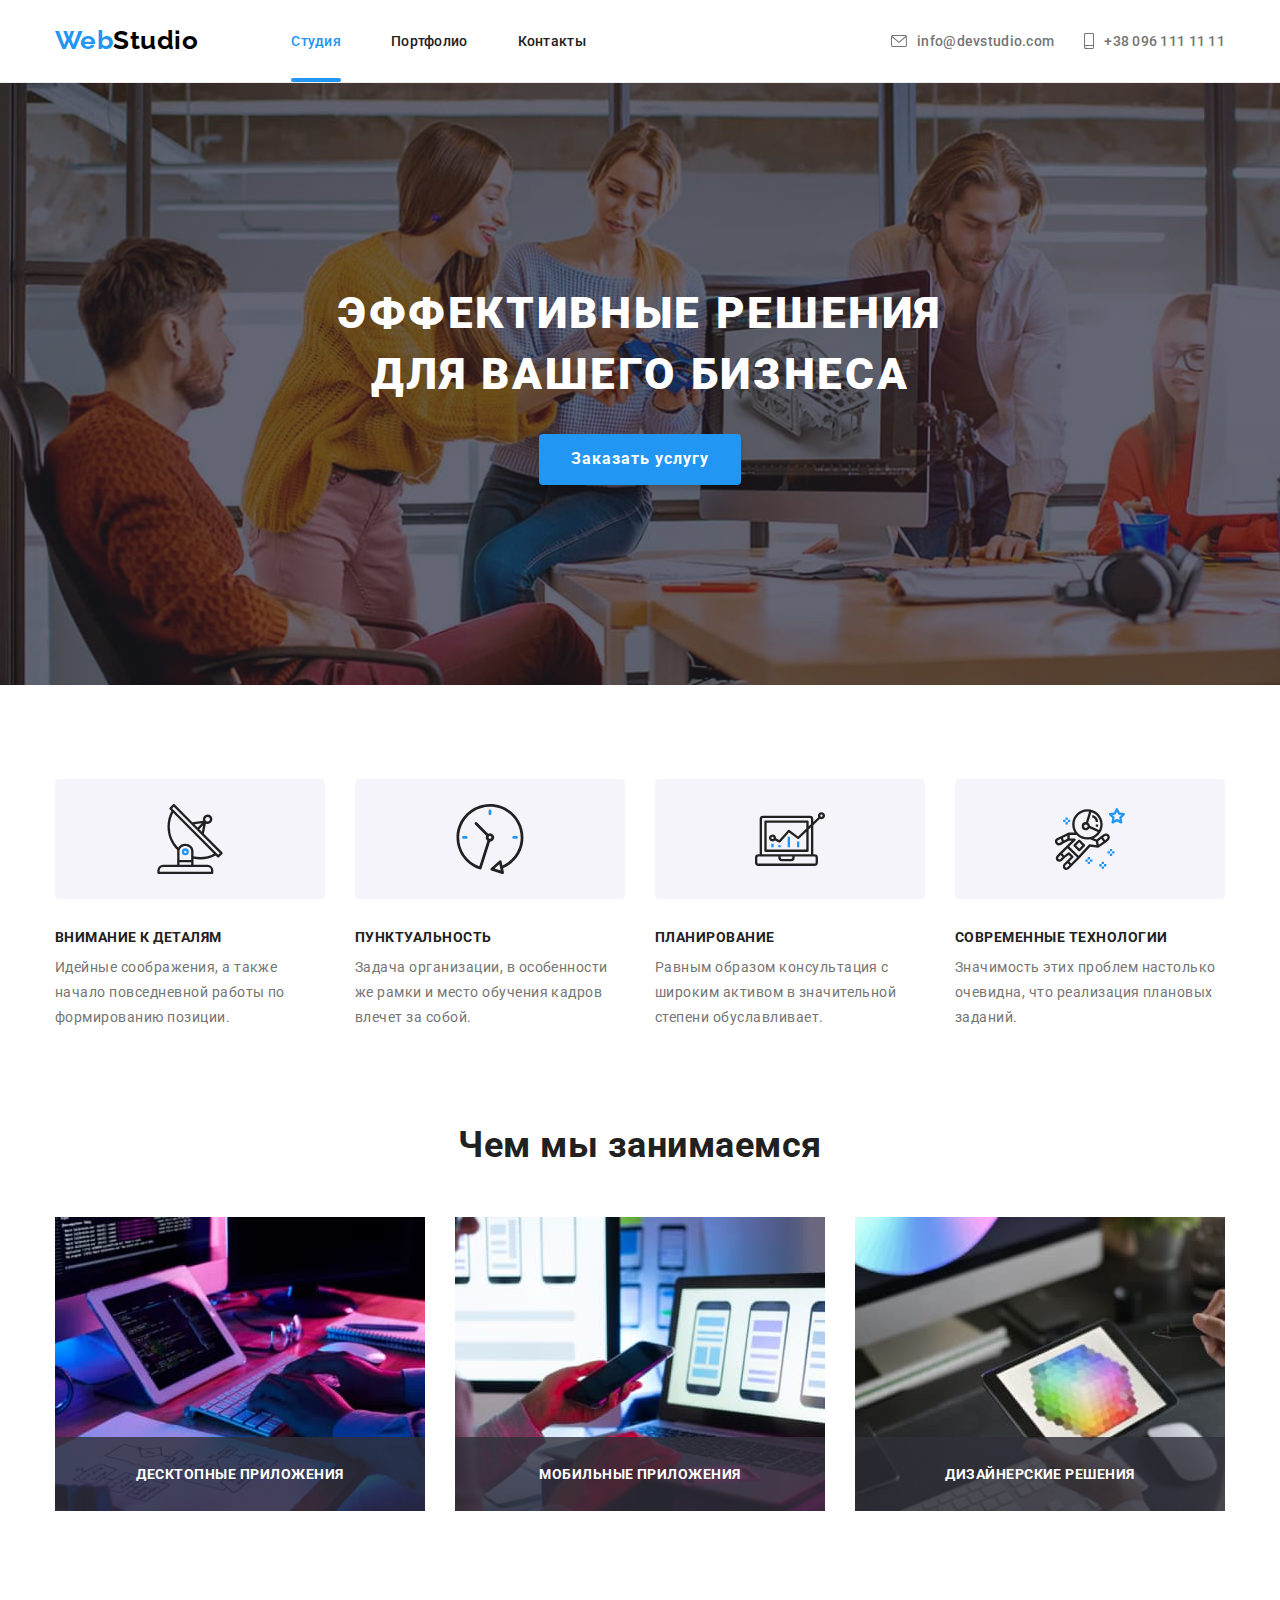
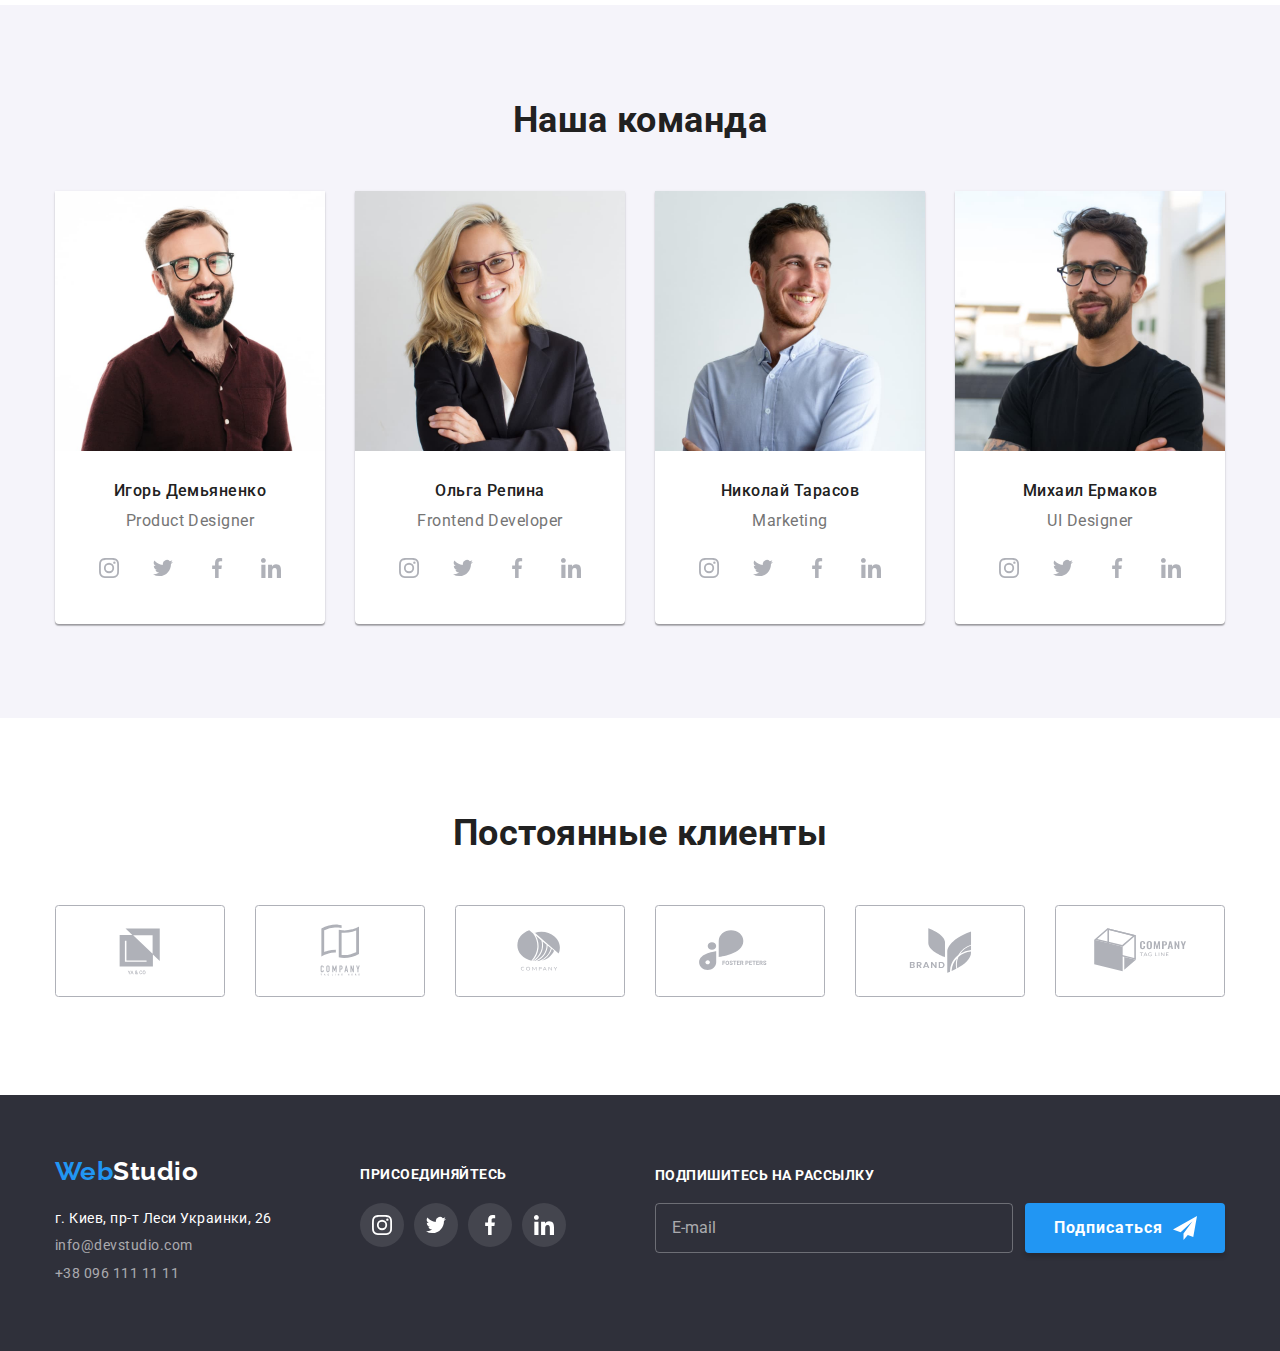
<file: index.html>
<!DOCTYPE html>
<html lang="ru">
  <head>
    <meta charset="UTF-8" />
    <meta http-equiv="X-UA-Compatible" content="IE=edge" />
    <meta name="viewport" content="width=device-width, initial-scale=1.0" />
    <meta
      name="description"
      content="Веб студия по разработке сайтов
    "
    />
    <title>Веб студия</title>
    <!--======================FONTS======================-->
    <link rel="preconnect" href="https://fonts.gstatic.com" />
    <link
      href="https://fonts.googleapis.com/css2?family=Raleway:wght@700&family=Roboto:wght@400;500;700;900&display=swap"
      rel="stylesheet"
    />
    <link
      rel="stylesheet"
      href="https://cdnjs.cloudflare.com/ajax/libs/animate.css/4.1.1/animate.min.css"
    />
    <!--======================нормализатор стилей modern-nomalize======================-->
    <link
      rel="stylesheet"
      href="https://cdnjs.cloudflare.com/ajax/libs/modern-normalize/1.0.0/modern-normalize.min.css"
    />
    <!---======================CSS======================-->
    <link rel="stylesheet" href="./css/main.min.css" />
  </head>
  <body>
    <!--======================HEADER======================-->
    <header class="header">
      <div class="container header__container">
        <nav class="header__navigation">
          <a
            class="logo-link link animate__swing"
            href="./index.html"
            title="Логотип компании"
            lang="en"
            >Web<span class="logo-link__part link">Studio</span></a
          >
          <ul class="menu list">
            <li class="menu__item">
              <a class="menu__link link current" href="./index.html" title="Студия">Студия</a>
            </li>
            <li class="menu__item">
              <a class="menu__link link" href="./portfolio.html" title="Портфолио">Портфолио</a>
            </li>
            <li class="menu__item">
              <a class="menu__link link" href="./index.html" title="Контакты">Контакты</a>
            </li>
          </ul>
        </nav>
        <ul class="header__contacts list">
          <li class="header__contacts-item">
            <a class="header__contacts-link link" href="mailto:info@devstudio.com" lang="en">
              <svg class="header__contacts-icon" width="16" height="12">
                <use href="./images/icons.svg#icon-envelope"></use>
              </svg>
              info@devstudio.com</a
            >
          </li>
          <li class="header__contacts-item">
            <a class="header__contacts-link link" href="tel:+380961111111"
              ><svg class="header__contacts-icon" width="10" height="16">
                <use href="./images/icons.svg#icon-smartphone"></use>
              </svg>
              +38 096 111 11 11</a
            >
          </li>
        </ul>
      </div>
    </header>
    <main>
      <!--======================SECTION HERO======================-->
      <section class="hero">
        <div class="container">
          <h1 class="hero__title">эффективные решения<br />для вашего бизнеса</h1>
          <button class="button" type="button" data-modal-open>Заказать услугу</button>
        </div>
      </section>
      <!--======================SECTION ADVANTAGES======================-->
      <section class="advantages">
        <div class="container">
          <h2 class="hidden-title">Наши преймущества</h2>
          <ul class="advantages__list list">
            <li class="advantages__item">
              <div class="advantages__box-icons">
                <svg width="70" height="70">
                  <use href="./images/icons.svg#icon-antenna"></use>
                </svg>
              </div>
              <h3 class="advantages__subtitle">Внимание к деталям</h3>
              <p class="advantages__paragraph">
                Идейные соображения, а также начало повседневной работы по формированию позиции.
              </p>
            </li>
            <li class="advantages__item">
              <div class="advantages__box-icons">
                <svg width="70" height="70">
                  <use href="./images/icons.svg#icon-clock"></use>
                </svg>
              </div>
              <h3 class="advantages__subtitle">Пунктуальность</h3>
              <p class="advantages__paragraph">
                Задача организации, в особенности же рамки и место обучения кадров влечет за собой.
              </p>
            </li>
            <li class="advantages__item">
              <div class="advantages__box-icons">
                <svg width="70" height="70">
                  <use href="./images/icons.svg#icon-diagram"></use>
                </svg>
              </div>
              <h3 class="advantages__subtitle">Планирование</h3>
              <p class="advantages__paragraph">
                Равным образом консультация с широким активом в значительной степени обуславливает.
              </p>
            </li>
            <li class="advantages__item">
              <div class="advantages__box-icons">
                <svg width="70" height="70">
                  <use href="./images/icons.svg#icon-astronaut"></use>
                </svg>
              </div>
              <h3 class="advantages__subtitle">Современные технологии</h3>
              <p class="advantages__paragraph">
                Значимость этих проблем настолько очевидна, что реализация плановых заданий.
              </p>
            </li>
          </ul>
        </div>
      </section>
      <!--======================SECTION WORK======================-->
      <section class="work">
        <div class="container">
          <h2 class="headlines">Чем мы занимаемся</h2>
          <ul class="work__list list">
            <li class="work__item">
              <div class="work__wrapper-img">
                <img
                  src="./images/works-computer.jpg"
                  alt="Сотрудник работает за компьютером"
                  width="370"
                  height="294"
                />
                <h3 class="work__label-title">Десктопные приложения</h3>
              </div>
            </li>
            <li class="work__item">
              <div class="work__wrapper-img">
                <img
                  src="./images/works-laptop.jpg"
                  alt="Сотрудник работает за ноутбуком"
                  width="370"
                  height="294"
                />
                <h3 class="work__label-title">Мобильные приложения</h3>
              </div>
            </li>
            <li class="work__item">
              <div class="work__wrapper-img">
                <img
                  src="./images/works-tablet.jpg"
                  alt="Сотрудник работает за компьютером"
                  width="370"
                  height="294"
                />
                <h3 class="work__label-title">Дизайнерские решения</h3>
              </div>
            </li>
          </ul>
        </div>
      </section>
      <!--======================SECTION TEAM======================-->
      <section class="team section">
        <div class="container">
          <h2 class="headlines">Наша команда</h2>
          <ul class="team__list list">
            <li class="team__item">
              <div class="team__card">
                <img
                  class="team__img"
                  src="./images/product-designer.jpg"
                  alt="Игорь Демьяненко"
                  width="270"
                  height="260"
                />
                <h3 class="team__name-title">Игорь Демьяненко</h3>
                <p class="team__post-paragraph" lang="en">Product Designer</p>
                <ul class="social-links link list">
                  <li>
                    <a
                      class="social-links__team-card"
                      href="https://www.instagram.com/"
                      target="_blank"
                    >
                      <svg class="social-links__icon" width="44" height="44">
                        <use href="./images/icons.svg#icon-instagram"></use>
                      </svg>
                    </a>
                  </li>
                  <li>
                    <a
                      class="social-links__team-card"
                      href="https://twitter.com/?lang=uk"
                      target="_blank"
                    >
                      <svg class="social-links__icon" width="44" height="44">
                        <use href="./images/icons.svg#icon-twitter"></use>
                      </svg>
                    </a>
                  </li>
                  <li>
                    <a
                      class="social-links__team-card"
                      href="https://www.facebook.com/"
                      target="_blank"
                    >
                      <svg class="social-links__icon" width="44" height="44">
                        <use href="./images/icons.svg#icon-facebook"></use>
                      </svg>
                    </a>
                  </li>
                  <li>
                    <a
                      class="social-links__team-card"
                      href="https://www.linkedin.com/"
                      target="_blank"
                    >
                      <svg class="social-links__icon" width="44" height="44">
                        <use href="./images/icons.svg#icon-linkedin"></use>
                      </svg>
                    </a>
                  </li>
                </ul>
              </div>
            </li>
            <li class="team__item">
              <div class="team__card">
                <img
                  class="team__img"
                  src="./images/frontend-developer.jpg"
                  alt="Ольга Репина"
                  width="270"
                  height="260"
                />
                <h3 class="team__name-title">Ольга Репина</h3>
                <p class="team__post-paragraph" lang="en">Frontend Developer</p>
                <ul class="social-links link list">
                  <li>
                    <a
                      class="social-links__team-card"
                      href="https://www.instagram.com/"
                      target="_blank"
                    >
                      <svg class="social-links__icon" width="44" height="44">
                        <use href="./images/icons.svg#icon-instagram"></use>
                      </svg>
                    </a>
                  </li>
                  <li>
                    <a
                      class="social-links__team-card"
                      href="https://twitter.com/?lang=uk"
                      target="_blank"
                    >
                      <svg class="social-links__icon" width="44" height="44">
                        <use href="./images/icons.svg#icon-twitter"></use>
                      </svg>
                    </a>
                  </li>
                  <li>
                    <a
                      class="social-links__team-card"
                      href="https://www.facebook.com/"
                      target="_blank"
                    >
                      <svg class="social-links__icon" width="44" height="44">
                        <use href="./images/icons.svg#icon-facebook"></use>
                      </svg>
                    </a>
                  </li>
                  <li>
                    <a
                      class="social-links__team-card"
                      href="https://www.linkedin.com/"
                      target="_blank"
                    >
                      <svg class="social-links__icon" width="44" height="44">
                        <use href="./images/icons.svg#icon-linkedin"></use>
                      </svg>
                    </a>
                  </li>
                </ul>
              </div>
            </li>
            <li class="team__item">
              <div class="team__card">
                <img
                  class="team__img"
                  src="./images/marketing.jpg"
                  alt="Николай Тарасов"
                  width="270"
                  height="260"
                />
                <h3 class="team__name-title">Николай Тарасов</h3>
                <p class="team__post-paragraph" lang="en">Marketing</p>
                <ul class="social-links link list">
                  <li>
                    <a
                      class="social-links__team-card"
                      href="https://www.instagram.com/"
                      target="_blank"
                    >
                      <svg class="social-links__icon" width="44" height="44">
                        <use href="./images/icons.svg#icon-instagram"></use>
                      </svg>
                    </a>
                  </li>
                  <li>
                    <a
                      class="social-links__team-card"
                      href="https://twitter.com/?lang=uk"
                      target="_blank"
                    >
                      <svg class="social-links__icon" width="44" height="44">
                        <use href="./images/icons.svg#icon-twitter"></use>
                      </svg>
                    </a>
                  </li>
                  <li>
                    <a
                      class="social-links__team-card"
                      href="https://www.facebook.com/"
                      target="_blank"
                    >
                      <svg class="social-links__icon" width="44" height="44">
                        <use href="./images/icons.svg#icon-facebook"></use>
                      </svg>
                    </a>
                  </li>
                  <li>
                    <a
                      class="social-links__team-card"
                      href="https://www.linkedin.com/"
                      target="_blank"
                    >
                      <svg class="social-links__icon" width="44" height="44">
                        <use href="./images/icons.svg#icon-linkedin"></use>
                      </svg>
                    </a>
                  </li>
                </ul>
              </div>
            </li>
            <li class="team__item">
              <div class="team__card">
                <img
                  class="team__img"
                  src="./images/ul-designer.jpg"
                  alt="Михаил Ермаков"
                  width="270"
                  height="260"
                />
                <h3 class="team__name-title">Михаил Ермаков</h3>
                <p class="team__post-paragraph" lang="en">UI Designer</p>
                <ul class="social-links link list">
                  <li>
                    <a
                      class="social-links__team-card"
                      href="https://www.instagram.com/"
                      target="_blank"
                    >
                      <svg class="social-links__icon" width="44" height="44">
                        <use href="./images/icons.svg#icon-instagram"></use>
                      </svg>
                    </a>
                  </li>
                  <li>
                    <a
                      class="social-links__team-card"
                      href="https://twitter.com/?lang=uk"
                      target="_blank"
                    >
                      <svg class="social-links__icon" width="44" height="44">
                        <use href="./images/icons.svg#icon-twitter"></use>
                      </svg>
                    </a>
                  </li>
                  <li>
                    <a
                      class="social-links__team-card"
                      href="https://www.facebook.com/"
                      target="_blank"
                    >
                      <svg class="social-links__icon" width="44" height="44">
                        <use href="./images/icons.svg#icon-facebook"></use>
                      </svg>
                    </a>
                  </li>
                  <li>
                    <a
                      class="social-links__team-card"
                      href="https://www.linkedin.com/"
                      target="_blank"
                    >
                      <svg class="social-links__icon" width="44" height="44">
                        <use href="./images/icons.svg#icon-linkedin"></use>
                      </svg>
                    </a>
                  </li>
                </ul>
              </div>
            </li>
          </ul>
        </div>
      </section>
      <!--=======================CLIENTS=========================-->
      <section class="clients">
        <div class="container">
          <h2 class="headlines">Постоянные клиенты</h2>
          <ul class="clients__list list">
            <li>
              <a class="clients__link" href="" target="_blank">
                <svg class="clients__icon" width="170" height="92">
                  <use href="./images/icons.svg#icon-client-one"></use>
                </svg>
              </a>
            </li>
            <li>
              <a class="clients__link" href="" target="_blank">
                <svg class="clients__icon" width="170" height="92">
                  <use href="./images/icons.svg#icon-client-two"></use>
                </svg>
              </a>
            </li>
            <li>
              <a class="clients__link" href="" target="_blank">
                <svg class="clients__icon" width="170" height="92">
                  <use href="./images/icons.svg#icon-client-three"></use>
                </svg>
              </a>
            </li>
            <li>
              <a class="clients__link" href="" target="_blank">
                <svg class="clients__icon" width="170" height="92">
                  <use href="./images/icons.svg#icon-client-four"></use>
                </svg>
              </a>
            </li>
            <li>
              <a class="clients__link" href="" target="_blank">
                <svg class="clients__icon" width="170" height="92">
                  <use href="./images/icons.svg#icon-client-five"></use>
                </svg>
              </a>
            </li>
            <li>
              <a class="clients__link" href="" target="_blank">
                <svg class="clients__icon" width="170" height="92">
                  <use href="./images/icons.svg#icon-client-six"></use>
                </svg>
              </a>
            </li>
          </ul>
        </div>
      </section>
    </main>
    <!--======================FOOTER======================-->
    <footer class="footer">
      <div class="container">
        <div class="footer__container list">
          <div>
            <a class="logo-link link" href="./index.html" title="Логотип компании" lang="en"
              >Web<span class="logo-link__option link">Studio</span></a
            >
            <address class="footer__address-style">
              <ul class="list">
                <li class="footer__contacts-item">
                  <a
                    class="footer__contacts-link link"
                    href="https://goo.gl/maps/wDVfCGWacjPR4fe57"
                    target="_blank"
                    rel="noopener noreferrer"
                    >г. Киев, пр-т Леси Украинки, 26</a
                  >
                </li>
                <li class="footer__contacts-item">
                  <a
                    class="footer__contacts-link footer__contacts-link-addcolor link"
                    href="mailto:info@devstudio.com"
                    lang="en"
                    >info@devstudio.com</a
                  >
                </li>
                <li class="footer__contacts-item">
                  <a
                    class="footer__contacts-link footer__contacts-link-addcolor link"
                    href="tel:+380961111111"
                    >+38 096 111 11 11</a
                  >
                </li>
              </ul>
            </address>
          </div>
          <div class="footer__join">
            <p class="footer__join-paragraph">присоединяйтесь</p>
            <ul class="social-links__list-footer link list">
              <li class="social-links__item-footer">
                <a
                  class="social-links__link-footer"
                  href="https://www.instagram.com/"
                  target="_blank"
                >
                  <svg class="social-links__icon-footer" width="44" height="44">
                    <use href="./images/icons.svg#icon-instagram"></use>
                  </svg>
                </a>
              </li>
              <li class="social-links__item-footer">
                <a
                  class="social-links__link-footer"
                  href="https://twitter.com/?lang=uk"
                  target="_blank"
                >
                  <svg class="social-links__icon-footer" width="44" height="44">
                    <use href="./images/icons.svg#icon-twitter"></use>
                  </svg>
                </a>
              </li>
              <li class="social-links__item-footer">
                <a
                  class="social-links__link-footer"
                  href="https://www.facebook.com/"
                  target="_blank"
                >
                  <svg class="social-links__icon-footer" width="44" height="44">
                    <use href="./images/icons.svg#icon-facebook"></use>
                  </svg>
                </a>
              </li>
              <li class="social-links__item-footer">
                <a
                  class="social-links__link-footer"
                  href="https://www.linkedin.com/"
                  target="_blank"
                >
                  <svg class="social-links__icon-footer" width="44" height="44">
                    <use href="./images/icons.svg#icon-linkedin"></use>
                  </svg>
                </a>
              </li>
            </ul>
          </div>
          <div class="footer__subscription">
            <form action="#" class="footer__subscription-form">
              <label class="footer__subscription-label"
                >Подпишитесь на рассылку
                <input
                  class="footer__subscription-input"
                  type="email"
                  name="user-email"
                  placeholder="E-mail"
                  required
                />
              </label>
              <button type="submit" class="button button_subscription">
                <span>Подписаться</span>
                <svg width="24" height="24">
                  <use href="./images/icons.svg#icon-send"></use>
                </svg>
              </button>
            </form>
          </div>
        </div>
      </div>
    </footer>
    <div class="backdrop is-hidden" data-modal>
      <div class="modal">
        <button class="modal__close-button" type="button" data-modal-close>
          <svg width="18" height="18"><use href="./images/icons.svg#icon-close-black"></use></svg>
        </button>
        <form class="modal-form js-speaker-form" method="GET">
          <p class="modal-form__title">Оставьте свои данные, мы вам перезвоним</p>
          <label class="modal-form__label" for="name">Имя</label>
          <div class="modal-form__wrapper-input">
            <input
              class="modal-form__input"
              type="text"
              name="user-name"
              id="name"
              minlength="2"
              required
            />
            <svg class="modal-form__icon" width="18" height="18">
              <use href="./images/icons.svg#icon-person-black"></use>
            </svg>
          </div>
          <label class="modal-form__label" for="tel">Телефон</label>
          <div class="modal-form__wrapper-input">
            <input
              class="modal-form__input"
              type="tel"
              name="user-tel"
              id="tel"
              pattern="^\d{3}\d{3}\d{2}\d{2}$"
              title="0637777777"
              required
            />
            <svg class="modal-form__icon" width="18" height="18">
              <use href="./images/icons.svg#icon-phone-black"></use>
            </svg>
          </div>
          <label class="modal-form__label" for="email">Почта</label>
          <div class="modal-form__wrapper-input">
            <input class="modal-form__input" type="email" name="user-email" id="email" required />
            <svg class="modal-form__icon" width="18" height="18">
              <use href="./images/icons.svg#icon-email-black"></use>
            </svg>
          </div>
          <label class="modal-form__label" for="comment">Комментарий</label>
          <textarea
            class="modal-form__message"
            name="user-comment"
            id="comment"
            placeholder="Введите текст"
          ></textarea>

          <label class="modal-form__checkbox-policy" for="checkbox-policy">
            <input
              class="modal-form__checkbox visually-hidden"
              type="checkbox"
              id="checkbox-policy"
              name="policy"
              required
            />
            <svg class="modal-form__icon-checkbox" width="16" height="15">
              <use href="./images/icons.svg#icon-check"></use>
            </svg>
            Соглашаюсь с рассылкой и принимаю
            <a class="modal-form__policy-link" href="#">Условия договора</a>
          </label>
          <button type="submit" class="button button_modal-form">Отправить</button>
        </form>
      </div>
    </div>
    <script src="./js/modal.js"></script>
    <script>
      (() => {
        document.querySelector('.js-speaker-form').addEventListener('submit', e => {
          e.preventDefault();
          new FormData(e.currentTarget).forEach((value, name) =>
            console.log(`${name}:
    ${value}`),
          );
        });
      })();
    </script>
  </body>
</html>
</file>
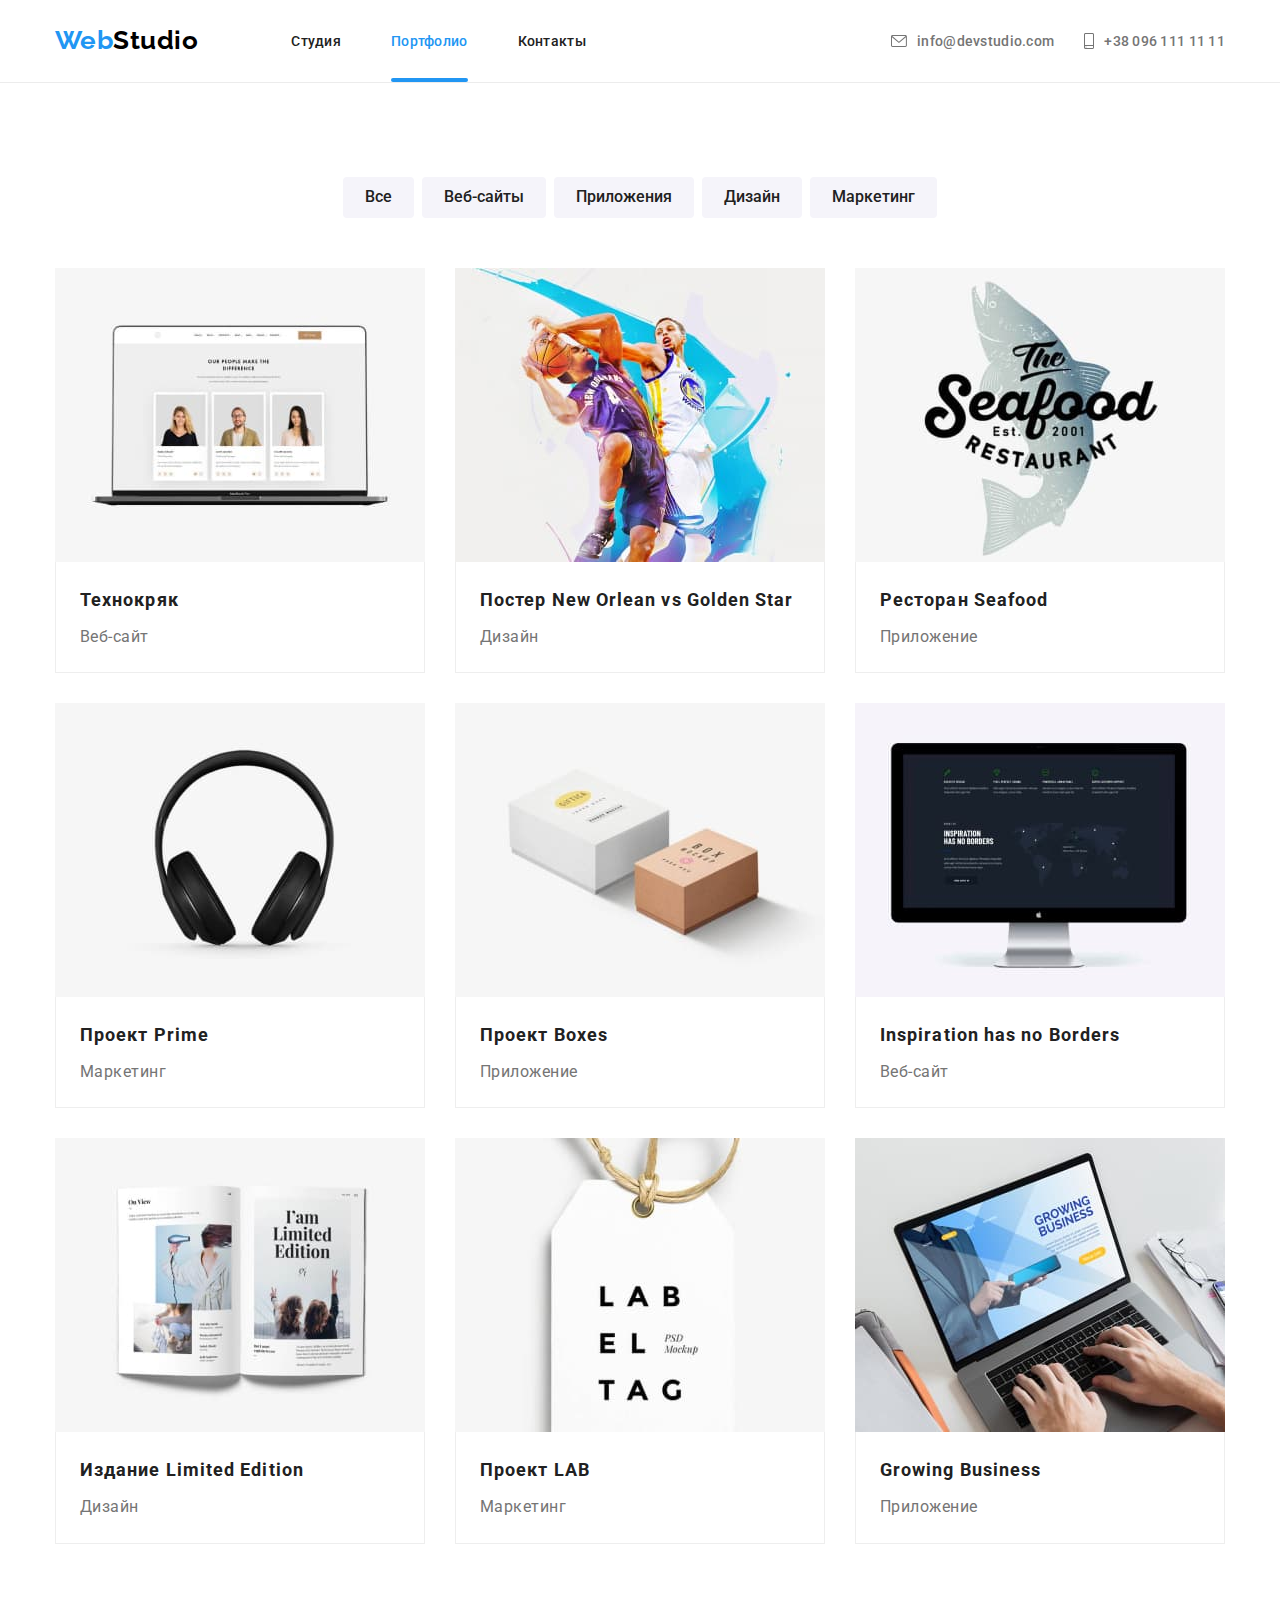
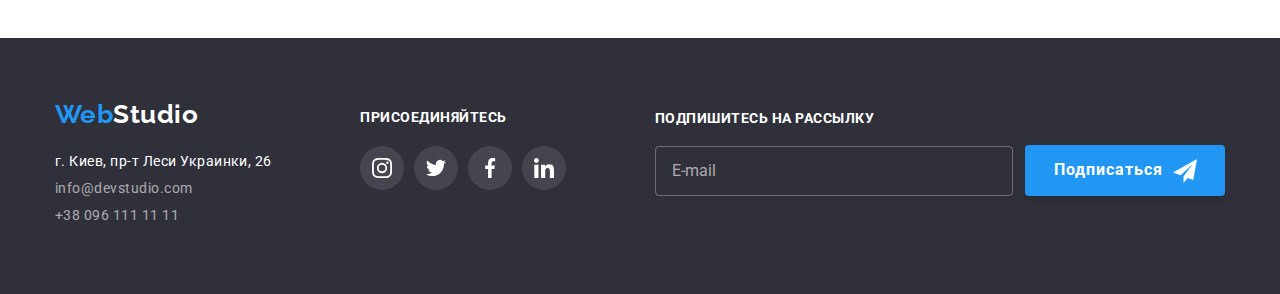
<file: portfolio.html>
<!DOCTYPE html>
<html lang="ru">
  <head>
    <meta charset="UTF-8" />
    <meta http-equiv="X-UA-Compatible" content="IE=edge" />
    <meta name="viewport" content="width=device-width, initial-scale=1.0" />
    <meta
      name="description"
      content="Портфолио: Веб-сайты, приложения, дизайн, маркетинг
    "
    />
    <title>Портфолио / WebStudio</title>
    <!--======================FONTS======================-->
    <link rel="preconnect" href="https://fonts.gstatic.com" />
    <link
      href="https://fonts.googleapis.com/css2?family=Raleway:wght@700&family=Roboto:wght@400;500;700;900&display=swap"
      rel="stylesheet"
    />
    <!--======================нормализатор стилей modern-nomalize======================-->
    <link
      rel="stylesheet"
      href="https://cdnjs.cloudflare.com/ajax/libs/modern-normalize/1.0.0/modern-normalize.min.css"
    />
    <!--======================CSS======================-->
    <link rel="stylesheet" href="./css/main.min.css" />
  </head>
  <body>
    <!--======================HEADER======================-->
    <header class="header">
      <div class="container header__container">
        <nav class="header__navigation">
          <a
            class="logo-link link animate__swing"
            href="./index.html"
            title="Логотип компании"
            lang="en"
            >Web<span class="logo-link__part link">Studio</span></a
          >
          <ul class="menu list">
            <li class="menu__item">
              <a class="menu__link link" href="./index.html" title="Студия">Студия</a>
            </li>
            <li class="menu__item">
              <a class="menu__link link current" href="./portfolio.html" title="Портфолио"
                >Портфолио</a
              >
            </li>
            <li class="menu__item">
              <a class="menu__link link" href="./index.html" title="Контакты">Контакты</a>
            </li>
          </ul>
        </nav>
        <ul class="header__contacts list">
          <li class="header__contacts-item">
            <a class="header__contacts-link link" href="mailto:info@devstudio.com" lang="en">
              <svg class="header__contacts-icon" width="16" height="12">
                <use href="./images/icons.svg#icon-envelope"></use>
              </svg>
              info@devstudio.com</a
            >
          </li>
          <li class="header__contacts-item">
            <a class="header__contacts-link link" href="tel:+380961111111"
              ><svg class="header__contacts-icon" width="10" height="16">
                <use href="./images/icons.svg#icon-smartphone"></use>
              </svg>
              +38 096 111 11 11</a
            >
          </li>
        </ul>
      </div>
    </header>
    <main>
      <!--======================portfolio======================-->
      <section class="portfolio section">
        <div class="container">
          <h1 class="hidden-title">Сортировка портфолио компании Веб Студио</h1>
          <ul class="buttons-filter list">
            <li class="buttons-filter__item">
              <button class="button-filter" type="button">Все</button>
            </li>
            <li class="buttons-filter__item">
              <button class="button-filter" type="button">Веб-сайты</button>
            </li>
            <li class="buttons-filter__item">
              <button class="button-filter" type="button">Приложения</button>
            </li>
            <li class="buttons-filter__item">
              <button class="button-filter" type="button">Дизайн</button>
            </li>
            <li class="buttons-filter__item">
              <button class="button-filter" type="button">Маркетинг</button>
            </li>
          </ul>
          <ul class="portfolio__list list">
            <li class="portfolio__item">
              <a class="portfolio__overlay-link link" href="#">
                <div class="portfolio__overlay-wrapper">
                  <img
                    src="./images/site-tehnokryak.jpg"
                    alt="Сайт Технокряк"
                    width="370"
                    height="294"
                  />
                  <p class="portfolio__overlay-text">
                    Технокряк это современная площадка распространения коронавируса. Компании
                    используют эту платформу для цифрового шпионажа и атак на защищённые сервера
                    конкурентов.
                  </p>
                </div>
                <div class="portfolio__container-bg">
                  <h2 class="portfolio__title">Технокряк</h2>
                  <p class="portfolio__paragraph">Веб-сайт</p>
                </div>
              </a>
            </li>
            <li class="portfolio__item">
              <a class="portfolio__overlay-link link" href="#"
                ><div class="portfolio__overlay-wrapper">
                  <img
                    src="./images/poster.jpg"
                    alt="Постер New Orlean vs Golden Star"
                    width="370"
                    height="294"
                  />
                  <p class="portfolio__overlay-text">
                    Технокряк это современная площадка распространения коронавируса. Компании
                    используют эту платформу для цифрового шпионажа и атак на защищённые сервера
                    конкурентов.
                  </p>
                </div>
                <div class="portfolio__container-bg">
                  <h2 class="portfolio__title">
                    Постер <span lang="en">New Orlean vs Golden Star</span>
                  </h2>
                  <p class="portfolio__paragraph">Дизайн</p>
                </div>
              </a>
            </li>
            <li class="portfolio__item">
              <a class="portfolio__overlay-link link" href=""
                ><div class="portfolio__overlay-wrapper">
                  <img
                    src="./images/restaurant.jpg"
                    alt="Ресторан Seafood"
                    width="370"
                    height="294"
                  />
                  <p class="portfolio__overlay-text">
                    Технокряк это современная площадка распространения коронавируса. Компании
                    используют эту платформу для цифрового шпионажа и атак на защищённые сервера
                    конкурентов.
                  </p>
                </div>
                <div class="portfolio__container-bg">
                  <h2 class="portfolio__title">Ресторан <span lang="en">Seafood</span></h2>
                  <p class="portfolio__paragraph">Приложение</p>
                </div>
              </a>
            </li>
            <li class="portfolio__item">
              <a class="portfolio__overlay-link link" href=""
                ><div class="portfolio__overlay-wrapper">
                  <img
                    src="./images/prime-project.jpg"
                    alt="Проект Prime"
                    width="370"
                    height="294"
                  />
                  <p class="portfolio__overlay-text">
                    Технокряк это современная площадка распространения коронавируса. Компании
                    используют эту платформу для цифрового шпионажа и атак на защищённые сервера
                    конкурентов.
                  </p>
                </div>
                <div class="portfolio__container-bg">
                  <h2 class="portfolio__title">Проект <span lang="en">Prime</span></h2>
                  <p class="portfolio__paragraph">Маркетинг</p>
                </div>
              </a>
            </li>
            <li class="portfolio__item">
              <a class="portfolio__overlay-link link" href=""
                ><div class="portfolio__overlay-wrapper">
                  <img
                    src="./images/boxes-project.jpg"
                    alt="Проект Boxes"
                    width="370"
                    height="294"
                  />
                  <p class="portfolio__overlay-text">
                    Технокряк это современная площадка распространения коронавируса. Компании
                    используют эту платформу для цифрового шпионажа и атак на защищённые сервера
                    конкурентов.
                  </p>
                </div>
                <div class="portfolio__container-bg">
                  <h2 class="portfolio__title">Проект <span lang="en">Boxes</span></h2>
                  <p class="portfolio__paragraph">Приложение</p>
                </div>
              </a>
            </li>
            <li class="portfolio__item">
              <a class="portfolio__overlay-link link" href=""
                ><div class="portfolio__overlay-wrapper">
                  <img
                    src="./images/inspiration-site.jpg"
                    alt="Inspiration has no Borders"
                    width="370"
                    height="294"
                  />
                  <p class="portfolio__overlay-text">
                    Технокряк это современная площадка распространения коронавируса. Компании
                    используют эту платформу для цифрового шпионажа и атак на защищённые сервера
                    конкурентов.
                  </p>
                </div>
                <div class="portfolio__container-bg">
                  <h2 class="portfolio__title" lang="en">Inspiration has no Borders</h2>
                  <p class="portfolio__paragraph">Веб-сайт</p>
                </div>
              </a>
            </li>
            <li class="portfolio__item">
              <a class="portfolio__overlay-link link" href=""
                ><div class="portfolio__overlay-wrapper">
                  <img
                    src="./images/limited-ldition.jpg"
                    alt="Издание Limited Edition"
                    width="370"
                    height="294"
                  />
                  <p class="portfolio__overlay-text">
                    Технокряк это современная площадка распространения коронавируса. Компании
                    используют эту платформу для цифрового шпионажа и атак на защищённые сервера
                    конкурентов.
                  </p>
                </div>
                <div class="portfolio__container-bg">
                  <h2 class="portfolio__title">Издание <span lang="en">Limited Edition</span></h2>
                  <p class="portfolio__paragraph">Дизайн</p>
                </div>
              </a>
            </li>
            <li class="portfolio__item">
              <a class="portfolio__overlay-link link" href=""
                ><div class="portfolio__overlay-wrapper">
                  <img src="./images/project-lab.jpg" alt="Проект LAB" width="370" height="294" />
                  <p class="portfolio__overlay-text">
                    Технокряк это современная площадка распространения коронавируса. Компании
                    используют эту платформу для цифрового шпионажа и атак на защищённые сервера
                    конкурентов.
                  </p>
                </div>
                <div class="portfolio__container-bg">
                  <h2 class="portfolio__title">Проект <span lang="en">LAB</span></h2>
                  <p class="portfolio__paragraph">Маркетинг</p>
                </div>
              </a>
            </li>
            <li class="portfolio__item">
              <a class="portfolio__overlay-link link" href=""
                ><div class="portfolio__overlay-wrapper">
                  <img
                    src="./images/growing-business.jpg"
                    alt="Приложение Growing Business"
                    width="370"
                    height="294"
                  />
                  <p class="portfolio__overlay-text">
                    Технокряк это современная площадка распространения коронавируса. Компании
                    используют эту платформу для цифрового шпионажа и атак на защищённые сервера
                    конкурентов.
                  </p>
                </div>
                <div class="portfolio__container-bg">
                  <h2 class="portfolio__title" lang="en">Growing Business</h2>
                  <p class="portfolio__paragraph">Приложение</p>
                </div>
              </a>
            </li>
          </ul>
        </div>
      </section>
    </main>
    <!--======================FOOTER======================-->
    <footer class="footer">
      <div class="container">
        <div class="footer__container list">
          <div>
            <a class="logo-link link" href="./index.html" title="Логотип компании" lang="en"
              >Web<span class="logo-link__option link">Studio</span></a
            >
            <address class="footer__address-style">
              <ul class="list">
                <li class="footer__contacts-item">
                  <a
                    class="footer__contacts-link link"
                    href="https://goo.gl/maps/wDVfCGWacjPR4fe57"
                    target="_blank"
                    rel="noopener noreferrer"
                    >г. Киев, пр-т Леси Украинки, 26</a
                  >
                </li>
                <li class="footer__contacts-item">
                  <a
                    class="footer__contacts-link footer__contacts-link-addcolor link"
                    href="mailto:info@devstudio.com"
                    lang="en"
                    >info@devstudio.com</a
                  >
                </li>
                <li class="footer__contacts-item">
                  <a
                    class="footer__contacts-link footer__contacts-link-addcolor link"
                    href="tel:+380961111111"
                    >+38 096 111 11 11</a
                  >
                </li>
              </ul>
            </address>
          </div>
          <div class="footer__join">
            <p class="footer__join-paragraph">присоединяйтесь</p>
            <ul class="social-links__list-footer link list">
              <li class="social-links__item-footer">
                <a
                  class="social-links__link-footer"
                  href="https://www.instagram.com/"
                  target="_blank"
                >
                  <svg class="social-links__icon-footer" width="44" height="44">
                    <use href="./images/icons.svg#icon-instagram"></use>
                  </svg>
                </a>
              </li>
              <li class="social-links__item-footer">
                <a
                  class="social-links__link-footer"
                  href="https://twitter.com/?lang=uk"
                  target="_blank"
                >
                  <svg class="social-links__icon-footer" width="44" height="44">
                    <use href="./images/icons.svg#icon-twitter"></use>
                  </svg>
                </a>
              </li>
              <li class="social-links__item-footer">
                <a
                  class="social-links__link-footer"
                  href="https://www.facebook.com/"
                  target="_blank"
                >
                  <svg class="social-links__icon-footer" width="44" height="44">
                    <use href="./images/icons.svg#icon-facebook"></use>
                  </svg>
                </a>
              </li>
              <li class="social-links__item-footer">
                <a
                  class="social-links__link-footer"
                  href="https://www.linkedin.com/"
                  target="_blank"
                >
                  <svg class="social-links__icon-footer" width="44" height="44">
                    <use href="./images/icons.svg#icon-linkedin"></use>
                  </svg>
                </a>
              </li>
            </ul>
          </div>
          <div class="footer__subscription">
            <form action="#" class="footer__subscription-form">
              <label class="footer__subscription-label"
                >Подпишитесь на рассылку
                <input
                  class="footer__subscription-input"
                  type="email"
                  name="user-email"
                  placeholder="E-mail"
                  required
                />
              </label>
              <button type="submit" class="button button_subscription">
                <span>Подписаться</span>
                <svg width="24" height="24">
                  <use href="./images/icons.svg#icon-send"></use>
                </svg>
              </button>
            </form>
          </div>
        </div>
      </div>
    </footer>
  </body>
</html>
</file>
<file: css/main.min.css>
body{font-family:var(--main-font);color:var(--main-text-color);letter-spacing:0.03em}.container{width:1200px;padding-left:15px;padding-right:15px;margin:0 auto}h1,h2,h3,p{margin-top:0;margin-bottom:0}ul{margin-top:0;margin-bottom:0;padding-left:0}img{display:block}.link{text-decoration:none}.list{list-style:none}.section{padding-top:94px;padding-bottom:94px}.backdrop{position:fixed;top:0px;left:0px;width:100vw;height:100vh;background-color:rgba(0,0,0,0.2);z-index:1000;transition:visibility 250ms cubic-bezier(0.4, 0, 0.2, 1),opacity 250ms cubic-bezier(0.4, 0, 0.2, 1),transform 500ms cubic-bezier(0.4, 0, 0.2, 1)}.is-hidden{visibility:hidden;opacity:0;pointer-events:none;transform:scale(2) translateY(100%)}.button{padding:10px 32px;min-width:200px;border-radius:4px;border:none;font-weight:700;font-size:16px;line-height:1.9;letter-spacing:0.06em;color:var(--secondary-color);background-color:var(--akcent-text-color);box-shadow:0px 4px 4px rgba(0,0,0,0.15);cursor:pointer;transition:background-color 250ms cubic-bezier(0.4, 0, 0.2, 1)}.button:hover,.button:focus{background-color:#188ce8}.button_subscription{display:flex;align-items:center;align-self:flex-end;padding-left:29px;padding-right:28px}.button_subscription>span{margin-right:10px}.button_modal-form{align-self:center}.button-filter{padding:6px 22px;font-family:var(--main-font);font-weight:500;font-size:16px;line-height:1.8;text-align:center;color:var(--main-text-color);background:#f5f4fa;border:none;border-radius:4px;cursor:pointer;transition:color 250ms cubic-bezier(0.4, 0, 0.2, 1),background-color 250ms cubic-bezier(0.4, 0, 0.2, 1),box-shadow 250ms cubic-bezier(0.4, 0, 0.2, 1)}.button-filter:hover,.button-filter:focus{color:var(--secondary-color);background-color:var(--akcent-text-color);box-shadow:0px 3px 1px rgba(0,0,0,0.1),0px 1px 2px rgba(0,0,0,0.08),0px 2px 2px rgba(0,0,0,0.12)}.headlines{font-size:36px;line-height:1.18;margin-bottom:50px;text-align:center}.logo-link{font-family:var(--secondary-font);font-weight:700;font-size:26px;line-height:1.3;color:var(--akcent-text-color);animation-duration:1000ms;animation-iteration-count:infinite}.logo-link__part{color:#000}.logo-link__option{color:#ffffff}.menu{display:flex;align-items:center;margin-left:93px}.menu__item:not(:last-child){margin-right:50px}.menu__link{position:relative;font-weight:500;font-size:14px;line-height:1.34;letter-spacing:0.02em;color:var(--main-text-color);transition:color 250ms cubic-bezier(0.4, 0, 0.2, 1)}.menu__link:hover,.menu__link:focus{color:var(--akcent-text-color)}.link.current{color:var(--akcent-text-color)}.link.current::after{content:'';width:100%;height:4px;margin-top:28px;display:block;position:absolute;background-color:var(--akcent-text-color);border-radius:2px}.modal-form{display:flex;flex-direction:column}.modal-form__title{font-weight:700;font-size:20px;line-height:1.15;text-align:center;margin-bottom:12px}.modal-form__label{margin-bottom:4px;font-size:12px;line-height:1.16;letter-spacing:0.01em;color:var(--additional-color)}.modal-form__wrapper-input{position:relative;margin-bottom:10px}.modal-form__input{height:40px;width:100%;padding-left:42px;border:1px solid rgba(33,33,33,0.2);border-radius:4px}.modal-form__input:focus{border-color:var(--akcent-text-color);outline:none}.modal-form__icon{position:absolute;top:50%;transform:translateY(-50%);left:12px}.modal-form__input:focus+.modal-form__icon{fill:var(--akcent-text-color)}.modal-form__message{height:120px;width:100%;border:1px solid rgba(33,33,33,0.2);border-radius:4px;resize:none;padding:12px 16px;margin-bottom:20px}.modal-form__message:focus{border-color:var(--akcent-text-color);outline:none}.modal-form__message::placeholder{font-size:12px;line-height:1.16;letter-spacing:0.01em;color:rgba(117,117,117,0.5)}.modal-form__icon-checkbox{fill:var(--secondary-color);vertical-align:middle;margin-right:7px;width:16px;height:15px;border:2px solid var(--main-text-color);border-radius:2px;transition:border-color 250ms cubic-bezier(0.4, 0, 0.2, 1),border 250ms cubic-bezier(0.4, 0, 0.2, 1),background-color 250ms cubic-bezier(0.4, 0, 0.2, 1)}.modal-form__checkbox:checked+.modal-form__icon-checkbox{border-color:var(--akcent-text-color);background-color:var(--akcent-text-color);border:none}.modal-form__checkbox:focus+.modal-form__icon-checkbox{border-color:var(--akcent-text-color)}.modal-form__checkbox-policy{margin:0 auto;font-size:14px;line-height:1.8;color:var(--additional-color);margin-bottom:30px;cursor:pointer}.modal-form__policy-link{color:var(--akcent-text-color)}.modal{position:absolute;top:50%;left:50%;transform:translate(-50%, -50%);width:528px;height:581px;background-color:var(--secondary-color);box-shadow:0px 1px 3px rgba(0,0,0,0.12),0px 1px 1px rgba(0,0,0,0.14),0px 2px 1px rgba(0,0,0,0.2);border-radius:4px;padding:40px}.modal__close-button{position:absolute;top:8px;right:8px;width:30px;height:30px;background-color:transparent;border:1px solid rgba(0,0,0,0.1);border-radius:50%;display:flex;align-items:center;cursor:pointer}.modal__close-button:hover{fill:var(--akcent-text-color)}.social-links{display:flex;justify-content:space-between;padding-left:32px;padding-right:32px}.social-links__icon{fill:#afb1b8;border-radius:50%;transition:fill 250ms cubic-bezier(0.4, 0, 0.2, 1),background-color 250ms cubic-bezier(0.4, 0, 0.2, 1)}.social-links__team-card:hover .social-links__icon,.social-links__team-card:focus .social-links__icon{fill:var(--secondary-color);background-color:var(--akcent-text-color)}.social-links__list-footer{display:flex}.social-links__item-footer:not(:last-child){margin-right:10px}.social-links__icon-footer{fill:var(--secondary-color);border-radius:50%;background-color:rgba(255,255,255,0.1);transition:background-color 250ms cubic-bezier(0.4, 0, 0.2, 1)}.social-links__link-footer:hover .social-links__icon-footer,.social-links__link-footer:focus .social-links__icon-footer{background-color:var(--akcent-text-color)}.advantages{padding-top:94px;padding-bottom:47px}.advantages__list{display:flex;justify-content:space-between}.advantages__item{flex-basis:calc((100% - 90px) / 4)}.advantages__box-icons{display:flex;justify-content:center;align-items:center;width:270px;height:120px;background-color:#f5f4fa;border-radius:4px}.advantages__subtitle{font-size:14px;line-height:1.16;text-transform:uppercase;margin-top:30px;margin-bottom:10px}.advantages__paragraph{font-size:14px;line-height:1.8;color:var(--additional-color)}.clients{padding-top:94px;padding-bottom:94px}.clients__list{display:flex;justify-content:space-between}.clients__icon{fill:#afb1b8;border:#afb1b8 1px solid;border-radius:3.5px;transition:fill 250ms cubic-bezier(0.4, 0, 0.2, 1),border 250ms cubic-bezier(0.4, 0, 0.2, 1)}.clients__link:hover .clients__icon,.clients__link:focus .clients__icon{fill:var(--akcent-text-color);border:1px solid var(--akcent-text-color)}.footer{padding-top:60px;padding-bottom:60px;background-color:var(--footer-bg-color);width:100%;margin:0 auto}.footer__container{display:flex;justify-content:space-between}.footer__address-style{font-style:normal;margin-top:20px}.footer__contacts-item{padding-bottom:9px}.footer__contacts-link{white-space:nowrap;font-weight:400;font-size:14px;color:var(--secondary-color);transition:color 250ms cubic-bezier(0.4, 0, 0.2, 1)}.footer__contacts-link:hover,.footer__contacts-link:focus{color:var(--akcent-text-color)}.footer__contacts-link-addcolor{color:rgba(255,255,255,0.6)}.footer__join{padding-top:12px}.footer__join-paragraph{margin-bottom:20px;font-weight:700;font-size:14px;line-height:1.14;text-transform:uppercase;color:var(--secondary-color)}.footer__subscription{width:570px;padding-top:12px}.footer__subscription-form{display:flex}.footer__subscription-label{margin-right:12px;font-weight:700;font-size:14px;line-height:1.15;text-transform:uppercase;color:var(--secondary-color)}.footer__subscription-input{margin-top:20px;padding:0;padding-left:16px;width:358px;height:50px;color:var(--secondary-color);background-color:transparent;border:1px solid rgba(255,255,255,0.3);border-radius:4px;transition:border-color 250ms cubic-bezier(0.4, 0, 0.2, 1)}.footer__subscription-input:focus{outline:none;border-color:var(--akcent-text-color)}.footer__subscription-input::placeholder{font-size:16px;line-height:1.25;color:rgba(255,255,255,0.6)}.header{padding-top:24px;padding-bottom:24px;border-bottom:1px solid #ececec}.header__container{display:flex;align-items:center;justify-content:space-between}.header__navigation{display:flex;align-items:center}.header__contacts{display:flex;align-items:center}.header__contacts-item{margin-left:30px}.header__contacts-link{display:flex;align-items:center;font-weight:500;font-size:14px;line-height:1.16;letter-spacing:0.02em;color:var(--additional-color);transition:color 250ms cubic-bezier(0.4, 0, 0.2, 1)}.header__contacts-link:hover,.header__contacts-link:focus{color:var(--akcent-text-color)}.header__contacts-icon{margin-right:10px;fill:var(--additional-color);transition:fill 250ms cubic-bezier(0.4, 0, 0.2, 1)}.header__contacts-link:hover .header__contacts-icon,.header__contacts-link:focus .header__contacts-icon{fill:var(--akcent-text-color)}.hero{text-align:center;padding-bottom:200px;padding-top:200px;background-color:#c4c4c4;background-image:linear-gradient(rgba(47,48,58,0.4), rgba(47,48,58,0.4)),url(../images/background-header.jpg);width:100%;margin:0 auto;background-size:cover}.hero__title{margin-bottom:30px;font-weight:900;font-size:44px;line-height:1.38;letter-spacing:0.06em;text-transform:uppercase;color:var(--secondary-color)}.buttons-filter{display:flex;justify-content:center;margin-bottom:50px}.buttons-filter__item:not(:last-child){margin-right:8px}.portfolio__list{display:flex;flex-wrap:wrap;margin-top:-30px;margin-left:-30px}.portfolio__item{margin-top:30px;margin-left:30px;flex-basis:calc((100% - 90px) / 3);transition:box-shadow 250ms cubic-bezier(0.4, 0, 0.2, 1)}.portfolio__item:hover,.portfolio__item:focus{box-shadow:0px 1px 1px rgba(0,0,0,0.12),0px 4px 4px rgba(0,0,0,0.06),1px 4px 6px rgba(0,0,0,0.16)}.portfolio__overlay-wrapper{position:relative;overflow:hidden}.portfolio__overlay-text{padding:63px 24px;font-size:18px;line-height:1.56;color:var(--secondary-color);background-color:rgba(33,150,243,0.9);position:absolute;top:0px;left:0px;width:100%;height:100%;overflow:auto;transform:translateY(100%);transition:transform 250ms cubic-bezier(0.4, 0, 0.2, 1)}.portfolio__overlay-link:hover .portfolio__overlay-text,.portfolio__overlay-link:focus .portfolio__overlay-text{transform:translateY(0%)}.portfolio__title{margin-bottom:4px;margin-left:24px;margin-right:24px;font-size:18px;line-height:2;letter-spacing:0.06em;color:var(--main-text-color)}.portfolio__paragraph{margin-left:24px;margin-right:24px;font-size:16px;line-height:1.9;color:var(--additional-color)}.portfolio__container-bg{padding-top:20px;padding-bottom:20px;width:370px;background:var(--secondary-color);border:1px solid #eeeeee;border-top:0px}.team{background-color:#f5f4fa}.team__list{display:flex;margin-top:-30px;margin-left:-30px;flex-wrap:wrap}.team__item{margin-top:30px;margin-left:30px;flex-basis:calc((100% - 120px) / 4)}.team__card{text-align:center;padding-bottom:30px;background-color:var(--secondary-color);box-shadow:0px 1px 3px rgba(0,0,0,0.12),0px 1px 1px rgba(0,0,0,0.14),0px 2px 1px rgba(0,0,0,0.2);border-radius:0px 0px 4px 4px}.team__name-title{margin-top:30px;margin-bottom:10px;font-weight:500;font-size:16px;line-height:1.2}.team__post-paragraph{font-size:16px;line-height:1.2;margin-bottom:16px;color:var(--additional-color)}.work{padding-top:47px;padding-bottom:94px}.work__list{display:flex;flex-wrap:wrap;margin-left:-30px;margin-top:-30px}.work__item{flex-basis:calc((100% - 90px) / 3);margin-left:30px;margin-top:30px}.work__wrapper-img{position:relative}.work__label-title{text-transform:uppercase;color:var(--secondary-color);font-size:14px;line-height:1.44;overflow:auto;text-align:center;width:370px;background-color:rgba(47,48,58,0.8);position:absolute;bottom:0;padding:27px 15px}.hidden-title{display:none}.visually-hidden{position:absolute !important;clip:rect(1px 1px 1px 1px);clip:rect(1px, 1px, 1px, 1px);padding:0 !important;border:0 !important;height:1px !important;width:1px !important;overflow:hidden}:root{--main-font: 'Roboto', sans-serif;--secondary-font: 'Raleway', sans-serif;--main-text-color: #212121;--secondary-color: #ffffff;--additional-color: #757575;--akcent-text-color: #2196f3;--footer-bg-color: #2f303a}
/*# sourceMappingURL=main.min.css.map */
</file>
